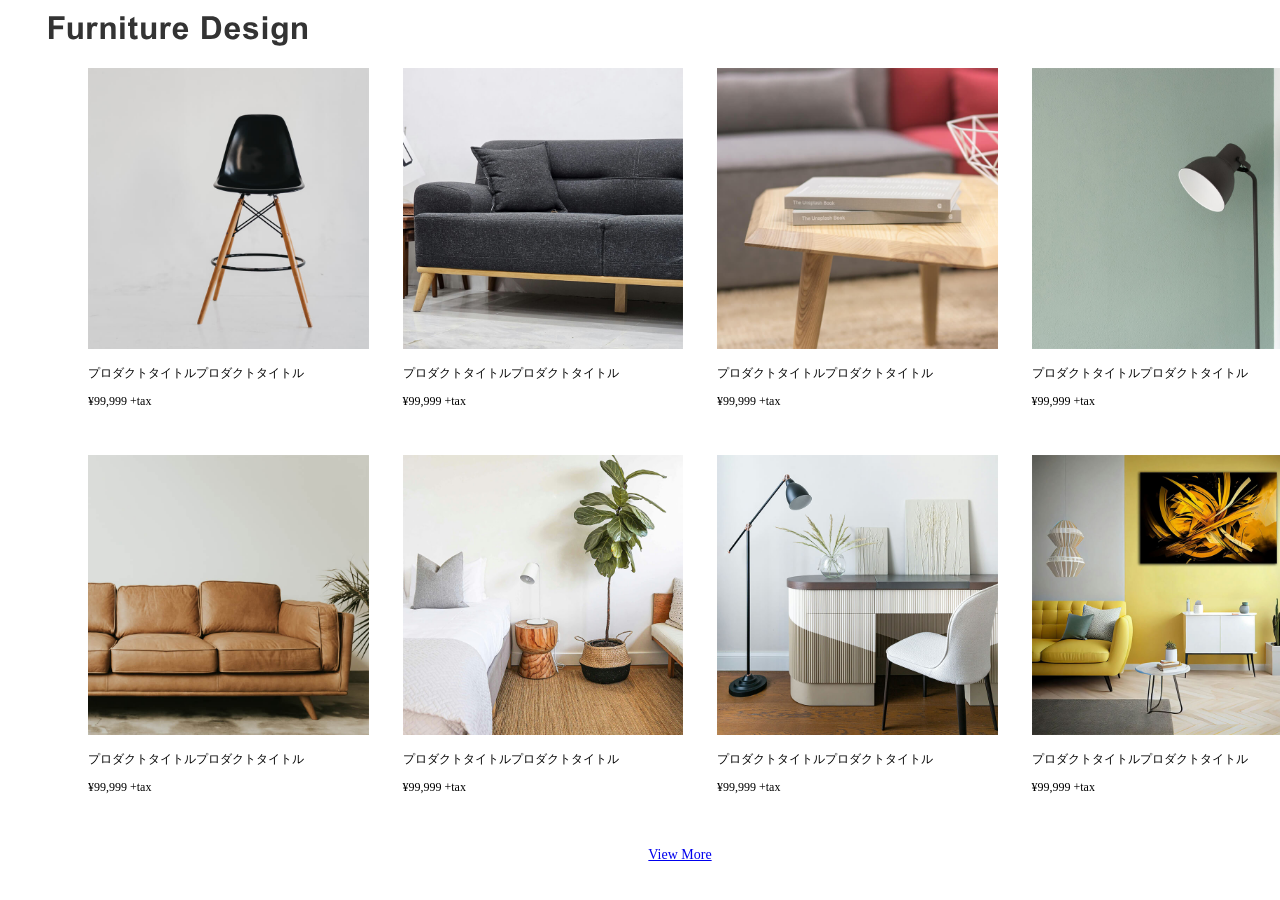
<file: 中級編/index.html>
<!DOCTYPE html>
<html lang="ja">

<head>
    <meta charset="utf-8">
    <meta name="viewport" content="width=device-width, initial-scale=1.0" />
    <link rel="icon" href="img/favicon.ico">
    <title>Furniture Design</title>
    <link href="css/style.css" rel="stylesheet" />
</head>

<body>
    <header id="header" class="wrapper">
        <h1 class="site-title">
            <a href="index.html"><img src="img/logo.svg" alt="Furniture Design"></a>
        </h1>
    </header>
    <main>
        <div id="top" class="wrapper">
            <ul class="product-list">
                <li><img src="img/item1.jpg" alt="">
                    <p class="section-subtitle">プロダクトタイトルプロダクトタイトル</p>
                    <p>&yen;99,999 +tax</p>
                </li>
                <li><img src="img/item2.jpg" alt="">
                    <p class="section-subtitle">プロダクトタイトルプロダクトタイトル</p>
                    <p>&yen;99,999 +tax</p>
                </li>
                <li><img src="img/item3.jpg" alt="">
                    <p class="section-subtitle">プロダクトタイトルプロダクトタイトル</p>
                    <p>&yen;99,999 +tax</p>
                </li>
                <li><img src="img/item4.jpg" alt="">
                    <p class="section-subtitle">プロダクトタイトルプロダクトタイトル</p>
                    <p>&yen;99,999 +tax</p>
                </li>
                <li><img src="img/item5.jpg" alt="">
                    <p class="section-subtitle">プロダクトタイトルプロダクトタイトル</p>
                    <p>&yen;99,999 +tax</p>
                </li>
                <li><img src="img/item6.jpg" alt="">
                    <p class="section-subtitle">プロダクトタイトルプロダクトタイトル</p>
                    <p>&yen;99,999 +tax</p>
                </li>
                <li><img src="img/item7.jpg" alt="">
                    <p class="section-subtitle">プロダクトタイトルプロダクトタイトル</p>
                    <p>&yen;99,999 +tax</p>
                </li>
                <li><img src="img/item8.jpg" alt="">
                    <p class="section-subtitle">プロダクトタイトルプロダクトタイトル</p>
                    <p>&yen;99,999 +tax</p>
                </li>
            </ul>
            <a class="link-text" href="products.html">View More</a>
        </div>
    </main>
</body>
</file>
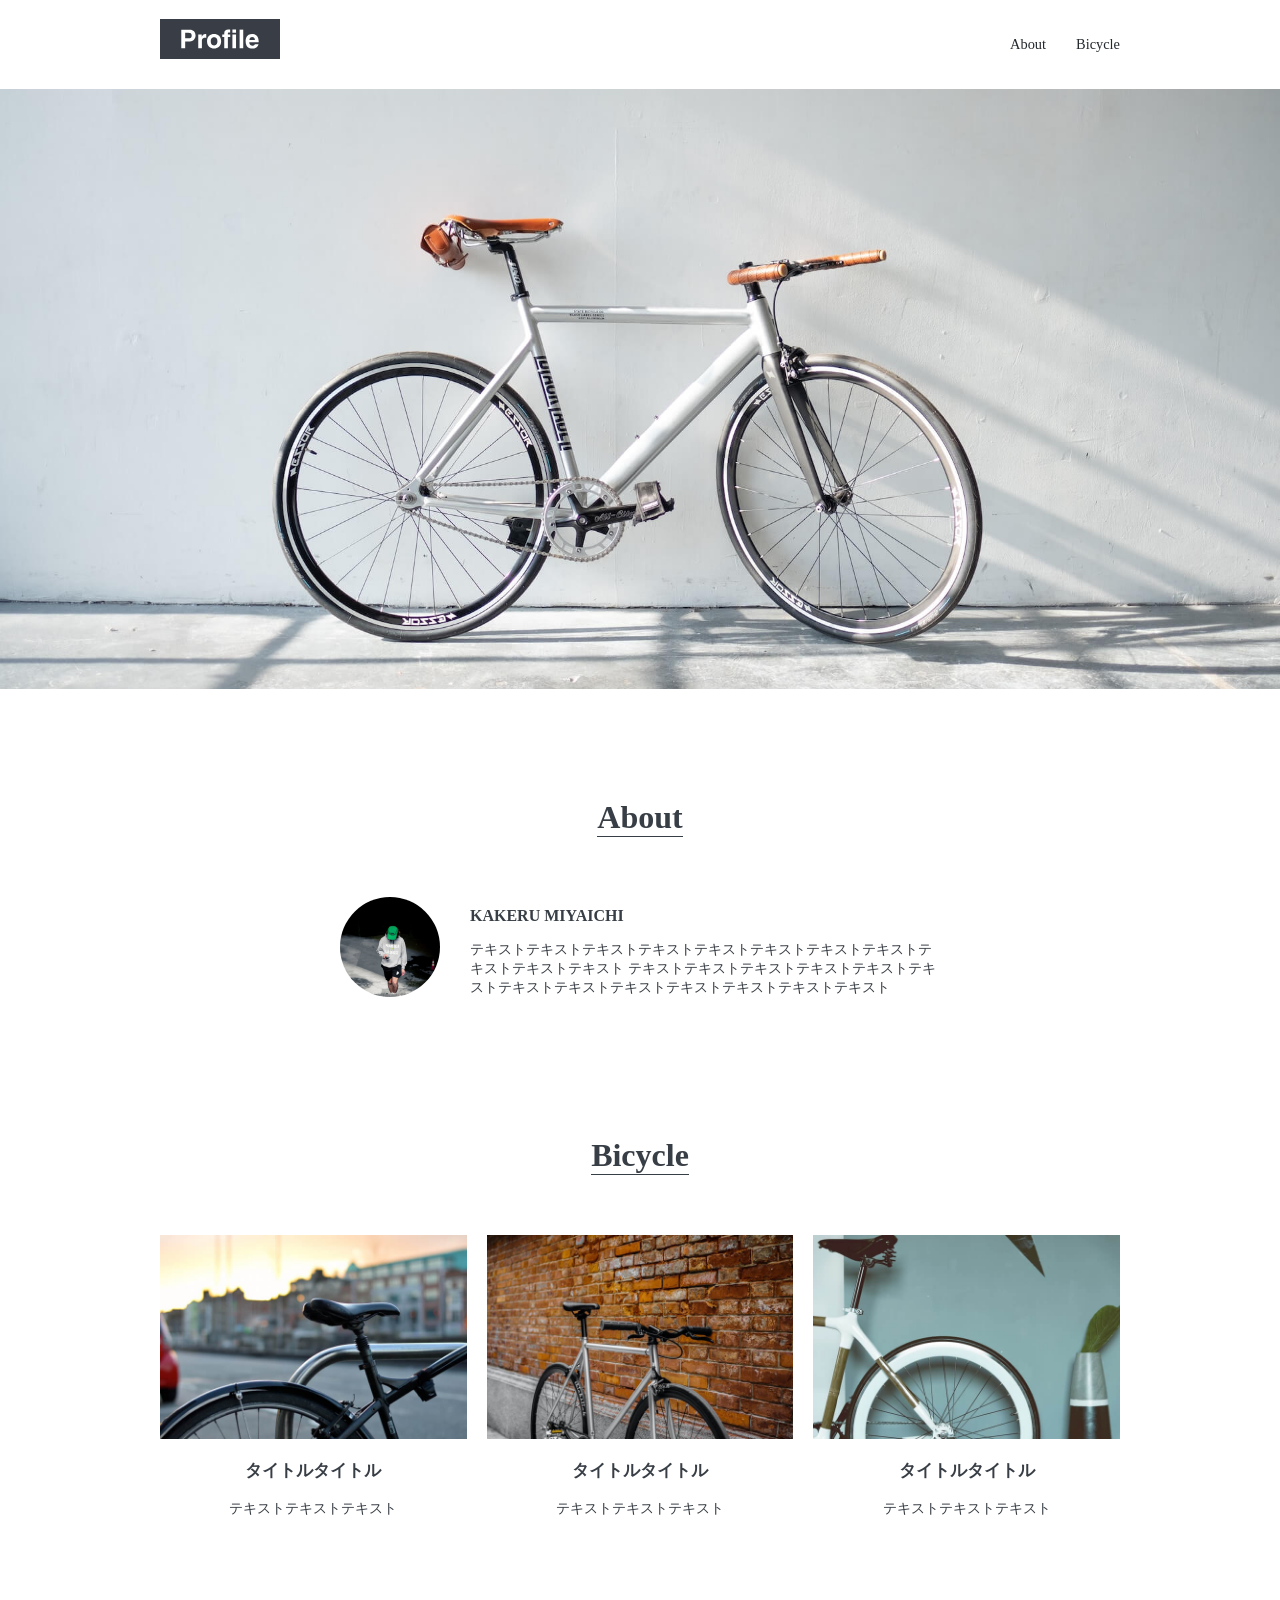
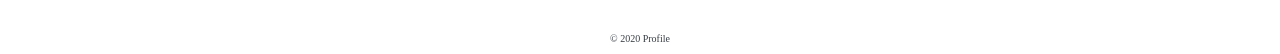
<file: 入門編/Profile/index.html>
<!DOCTYPE html>
<html lang="ja">

<head>
    <meta charset="utf-8">
    <meta name="viewport" content="width=device-width, initial-scale=1.0" />
    <link rel="icon" href="img/favicon.ico">
    <title>Profile</title>
    <link href="css/style.css" rel="stylesheet" />
    <link href="" rel="stylesheet" />
</head>

<body>
    <header id="header" class="wrapper">
        <h1 class="site-title"><a href="index.html"><img src="img/logo.svg" alt="Profile"></a></h1>
        <nav>
            <ul>
                <li><a href="#about">About</a></li>
                <li><a href="#bicycle">Bicycle</a></li>
            </ul>
        </nav>
    </header>
    <main>
        <div id="main-visual">
            <img src="img/mainvisual.jpg" alt="main-visual">
        </div>

        <section id="about" class="wrapper">
            <h2 class="section-title">About</h2>
            <div class="content">
                <img src="img/about.jpg" alt="about">
                <div class="text">
                    <h3 class="content-title">KAKERU MIYAICHI</h3>
                    <p>テキストテキストテキストテキストテキストテキストテキストテキストテキストテキストテキスト
                        テキストテキストテキストテキストテキストテキストテキストテキストテキストテキストテキストテキストテキスト</p>
                </div>
            </div>
        </section>

        <section id="bicycle" class="wrapper">
            <h2 class="section-title">Bicycle</h2>
            <div class="content">
                <ul>
                    <li><img src="img/bicycle1.jpg" alt="bicycle1">
                        <h3 class="section-subtitle">タイトルタイトル</h3>
                        <p>テキストテキストテキスト</p>
                    </li>
                    <li><img src="img/bicycle2.jpg" alt="bicycle2">
                        <h3 class="section-subtitle">タイトルタイトル</h3>
                        <p>テキストテキストテキスト</p>
                    </li>
                    <li><img src="img/bicycle3.jpg" alt="bicycle3">
                        <h3 class="section-subtitle">タイトルタイトル</h3>
                        <p>テキストテキストテキスト</p>
                    </li>
                </ul>
            </div>
        </section>
    </main>
        <!--フッター-->
    <footer>
        <p class="copy">&copy;  2020 Profile</p>
    </footer>
</body>

</html>
</file>
<file: 中級編/css/style.css>
html {
  font-size: 12px;
}
.wrapper {
  width: 100%;
  max-width: 1360px;
  margin: 0 auto;
  padding: 0 40px;
}

li {
  list-style: none;
}

img {
max-width: 100%;
}
/*TOP*/



/*TOP-product-item*/
.product-list {
  display: grid;
  grid-template-columns: repeat(4,1fr);
  gap: 34px;
}

.link-text{
    display: block;
    margin-top: 40px;
    text-align: center;
    font-size: 14px;

}
a:hover{
    color: #333;
    text-decoration: none;
}

/*レスポンシブ*/
@media screen and (max-width: 900px) {
    .product-list{
        grid-template-columns: repeat(2,1fr);
        gap:40px 20px;
    }
}
</file>
<file: 入門編/Profile/css/style.css>
@charset "UTF-8";

ul {
  list-style: none;
  padding: 0;
  margin: 0;
}
html {
  font-size: 100%;
}

body {
  color: #383e45;
  font-size: 0.9rem;
  margin: 0;
}

a {
  text-decoration: none;
}

img {
  max-width: 100%;
  height: auto;
}
/*title*/
.site-title {
  width: 120px;
  line-height: 40px;
  padding: 0;
}
.site-title a {
  display: block;
}

.section-title {
  display: inline-block;
  font-size: 2rem;
  margin-bottom: 60px;
  border-bottom: solid 1px #383e45;
}

.content-title {
  font-size: 1rem;
  margin: 10px 0;
}
.wrapper {
  max-width: 960px;
  margin: 0 auto 100px;
  padding: 0 4%;
  text-align: center;
}
/*header*/
#header {
  display: flex;
  justify-content: space-between;
  align-items: center;
  margin: 0 auto;
}
#header ul {
  display: flex;
  padding: 20px 0;
}
#header li {
  margin-left: 30px;
}
#header li a {
  color: #24292e;
}
#header li a:hover {
  opacity: 0.7;
}

/*mainvisual*/

#main-visual {
  margin-bottom: 80px;
}

#main-visual img {
  width: 100%;
  max-width: 1920px;
  height: 600px;
  object-fit: cover;
  /*object-fit よく使うので覚えておく*/
}

/*about*/
.section-title {
  font-size: 32px;
}
#about {
  max-width: 600px;
  margin: 0 auto 100px;
}
#about img {
  border-radius: 50%;
  max-width: 100%;
  width: 100px;
  height: 100px;
}
.text {
  padding-left: 30px;
  text-align: left;
}
.content {
  display: flex;
  justify-content: center;
}

/*Bicycle*/
#bicycle ul {
  display: flex;
  justify-content: space-between;
  gap: 20px;
}

#bicycle li {
  width: 32%;
}

/*copy*/
.copy{
    text-align: center;
    font-size: 10px;
    color:#383E45;
}

@media screen and (max-width: 600px) {
  #main-visual img {
    height: calc(100vh - 60px);
  }

  #about .content {
    flex-direction: column;
    align-items: center;
  }
  #about img {
    margin-right: 0;
  }

  #bicycle ul {
    flex-direction: column;
  }
  #bicycle li {
    width: 100%;
  }
}
</file>
